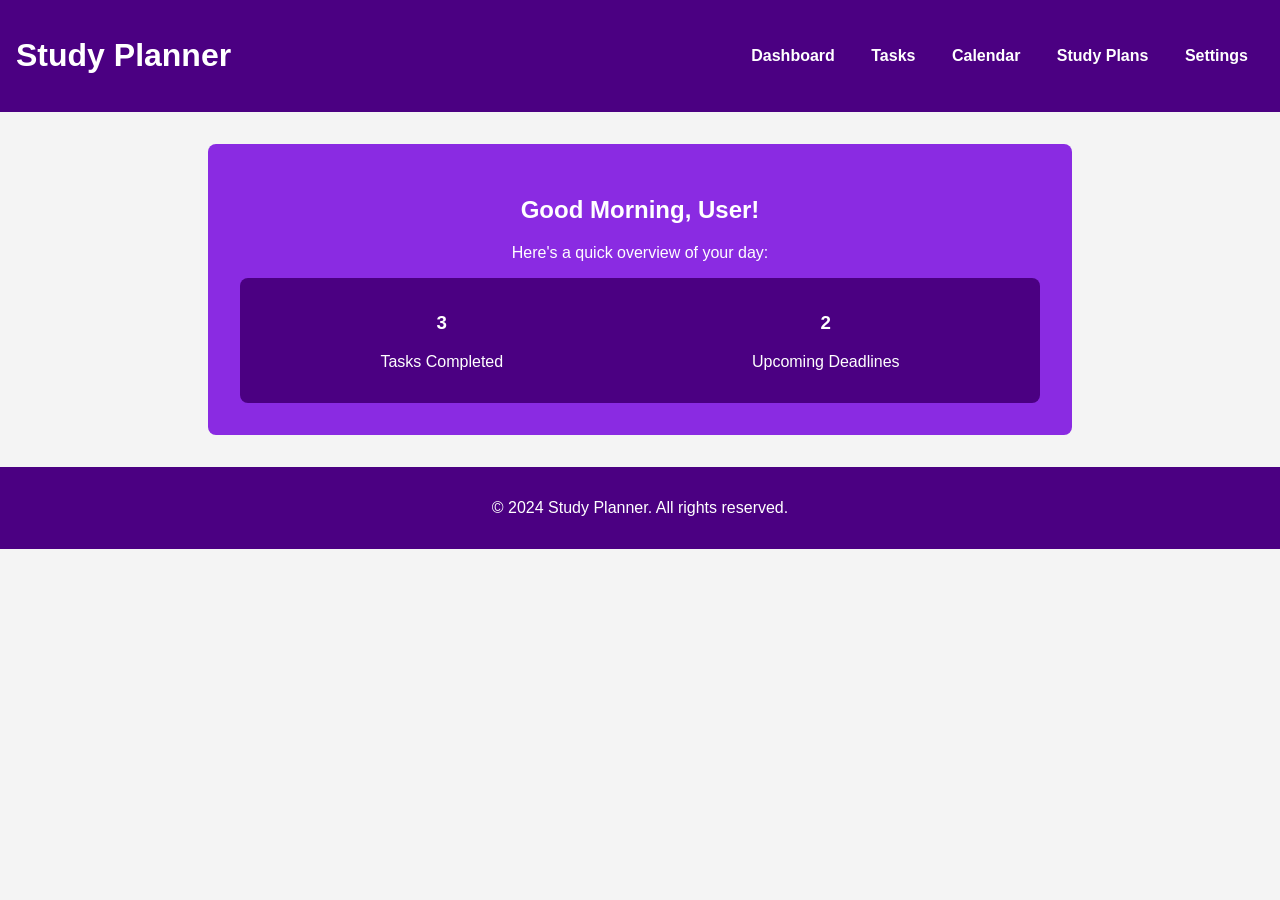
<file: FinalSP/index.html>
<!DOCTYPE html>
<html lang="en">
<head>
  <meta charset="UTF-8">
  <meta name="viewport" content="width=device-width, initial-scale=1.0">
  <title>Dashboard | Study Planner</title>
  <link rel="stylesheet" href="style/style.css">
  <link rel="stylesheet" href="style/dashboard.css">
</head>
<body>
    <header class="navbar">
        <h1>Study Planner</h1>
        <nav>
          <a href="index.html">Dashboard</a>
          <a href="tasks.html">Tasks</a>
          <a href="calendar.html">Calendar</a>
          <a href="study-plans.html">Study Plans</a> <!-- Add this link -->
          <a href="settings.html">Settings</a>
        </nav>
      </header>
      
  
  <main>
    <section class="welcome-section">
      <h2>Good Morning, User!</h2>
      <p>Here's a quick overview of your day:</p>
      <div class="stats">
        <div>
          <h3>3</h3>
          <p>Tasks Completed</p>
        </div>
        <div>
          <h3>2</h3>
          <p>Upcoming Deadlines</p>
        </div>
      </div>
    </section>
  </main>

  <footer>
    <p>&copy; 2024 Study Planner. All rights reserved.</p>
  </footer>
  <script src="scripts/script.js"></script>
</body>
</html>
</file>
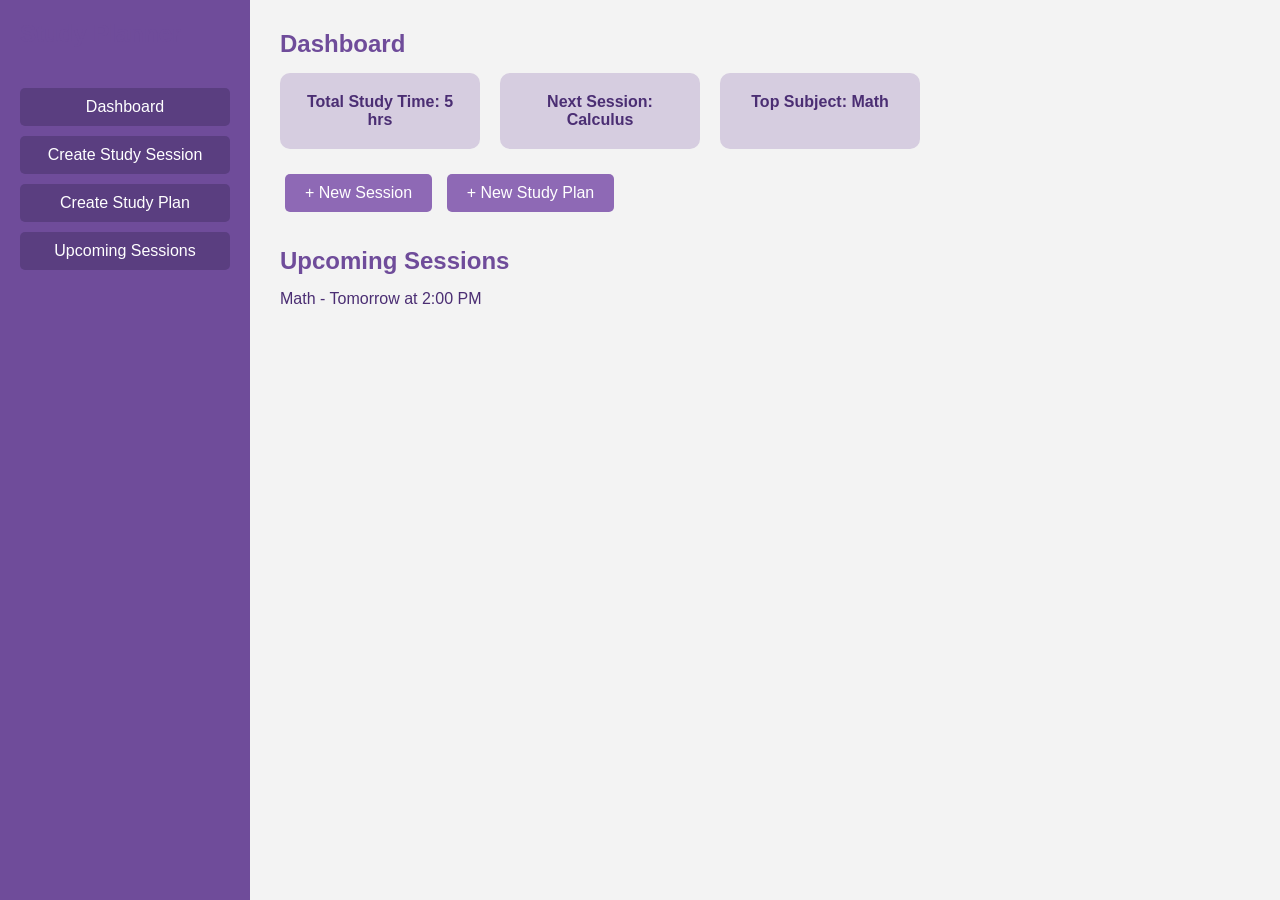
<file: FinalSP/Fall24_G1/index.html>
<!DOCTYPE html>
<html lang="en">
<head>
  <meta charset="UTF-8">
  <meta name="viewport" content="width=device-width, initial-scale=1.0">
  <title>Purple Study Planner</title>
  <link rel="stylesheet" href="style.css">
</head>
<body>

  <!-- Sidebar Navigation -->
  <nav id="sidebar">
    <h2>Study Planner</h2>
    <ul>
      <li onclick="showDashboard()">Dashboard</li>
      <li onclick="showNewSession()">Create Study Session</li>
      <li onclick="showStudyPlan()">Create Study Plan</li>
      <li onclick="showUpcomingSessions()">Upcoming Sessions</li>
    </ul>
  </nav>

  <!-- Main Content Area -->
  <main id="content">
    <!-- Dashboard Section (Landing Page) -->
    <section id="dashboard" class="screen active">
      <h1>Dashboard</h1>
      <div class="overview">
        <div class="card">Total Study Time: 5 hrs</div>
        <div class="card">Next Session: Calculus</div>
        <div class="card">Top Subject: Math</div>
      </div>
      <div class="actions">
        <button onclick="showNewSession()">+ New Session</button>
        <button onclick="showStudyPlan()">+ New Study Plan</button>
      </div>
      <div class="upcoming-sessions">
        <h2>Upcoming Sessions</h2>
        <p>Math - Tomorrow at 2:00 PM</p>
      </div>
    </section>

    <!-- Create Study Session Section -->
    <section id="newSession" class="screen">
      <h1>Create a Study Session</h1>
      <label>Subject: <input type="text" placeholder="e.g., Math"></label>
      <label>Date: <input type="date"></label>
      <label>Time: <input type="time"></label>
      <label>Duration: <input type="number" placeholder="Minutes"></label>
      <button onclick="saveSession()">Save Session</button>
    </section>

    <!-- Create Study Plan Section -->
    <section id="studyPlan" class="screen">
      <h1>Create a Study Plan</h1>
      <label>Plan Name: <input type="text" placeholder="e.g., Finals Preparation"></label>
      <label>Start Date: <input type="date"></label>
      <label>End Date: <input type="date"></label>
      <label>Daily Study Goal (hours): <input type="number" min="1" placeholder="e.g., 2 hours"></label>
      <button onclick="saveStudyPlan()">Save Study Plan</button>
    </section>

    <!-- Upcoming Sessions Section -->
    <section id="upcomingSessions" class="screen">
      <h1>Upcoming Sessions</h1>
      <p>Here, your scheduled study sessions will appear.</p>
    </section>
  </main>

  <script src="script.js"></script>
</body>
</html>
</file>
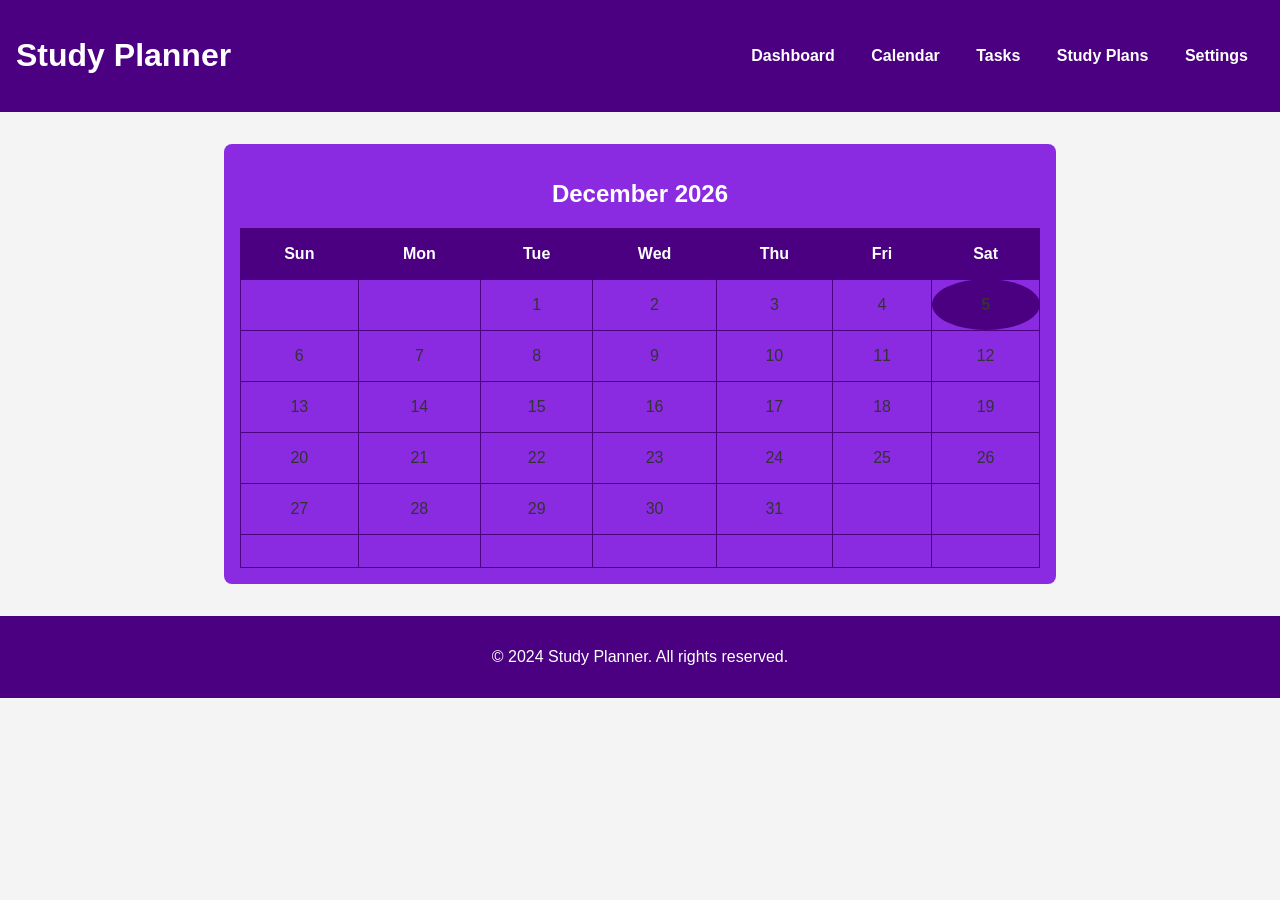
<file: FinalSP/calendar.html>
<!DOCTYPE html>
<html lang="en">
<head>
  <meta charset="UTF-8">
  <meta name="viewport" content="width=device-width, initial-scale=1.0">
  <title>Calendar | Study Planner</title>
  <link rel="stylesheet" href="style/style.css">
  <link rel="stylesheet" href="style/calendar.css">
</head>
<body>
  <header class="navbar">
    <h1>Study Planner</h1>
    <nav>
      <a href="index.html">Dashboard</a>
      <a href="calendar.html">Calendar</a>
      <a href="tasks.html">Tasks</a>
      <a href="study-plans.html">Study Plans</a>
      <a href="settings.html">Settings</a>
    </nav>
  </header>
  
  <main>
    <section class="calendar-section">
      <h2 class="calendar-title">Calendar</h2> <!-- Calendar title will be dynamically updated -->
      <div id="calendar"></div>
    </section>
  </main>
  

  <footer>
    <p>&copy; 2024 Study Planner. All rights reserved.</p>
  </footer>
  <script src="scripts/calendar.js"></script>
</body>
</html>
</file>
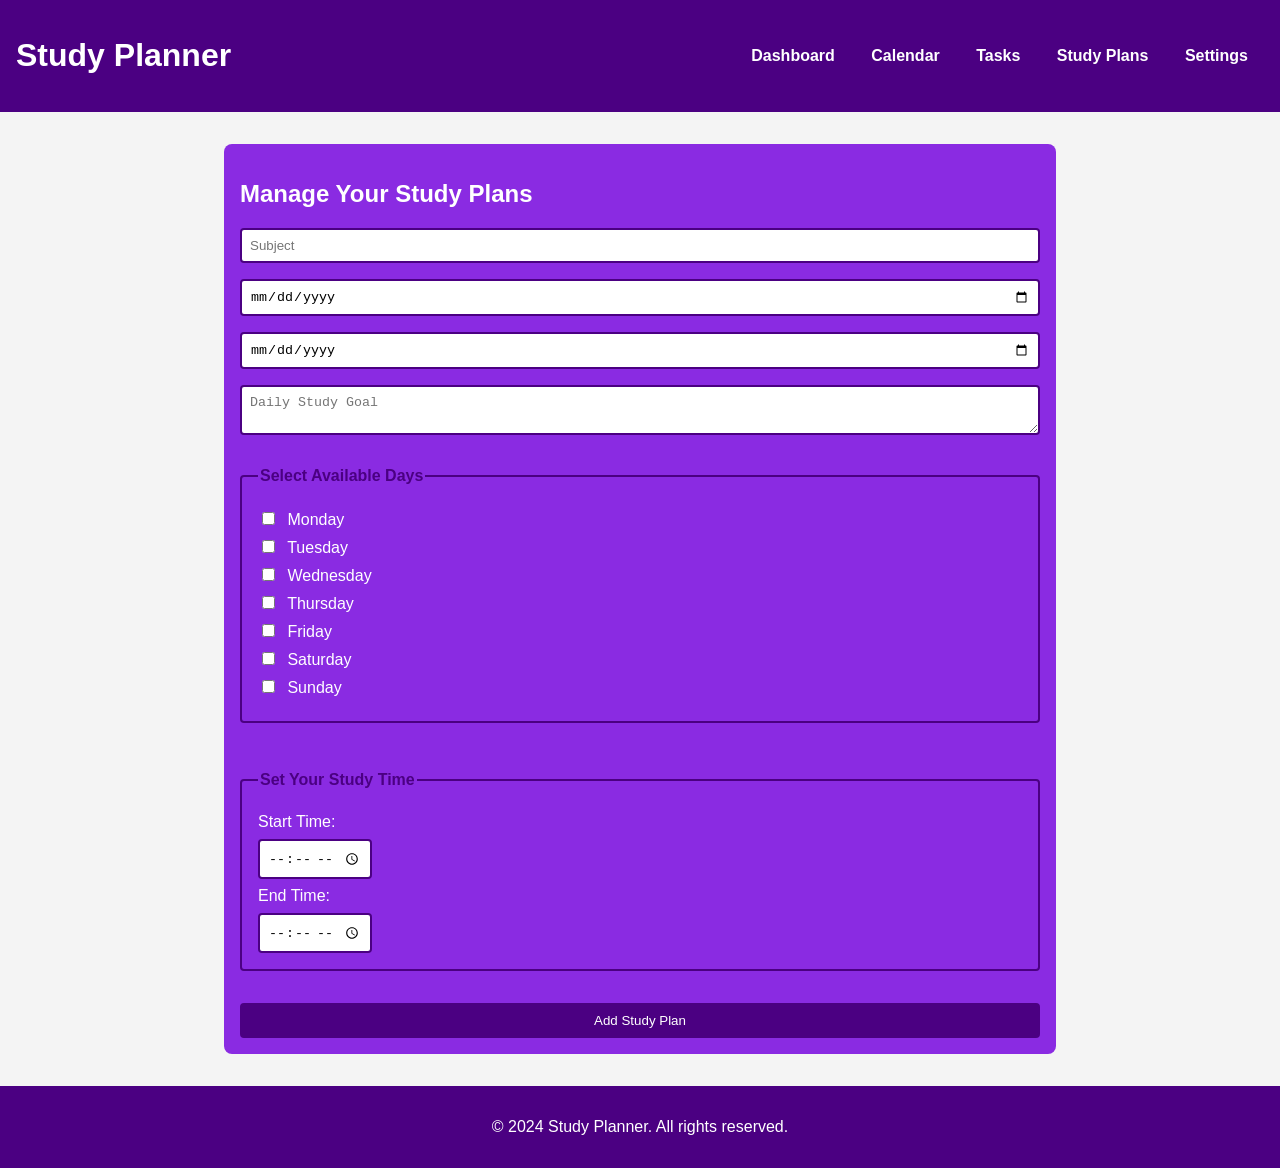
<file: FinalSP/study-plans.html>
<!DOCTYPE html>
<html lang="en">
<head>
  <meta charset="UTF-8">
  <meta name="viewport" content="width=device-width, initial-scale=1.0">
  <title>Study Plans | Study Planner</title>
  <link rel="stylesheet" href="style/style.css">
  <link rel="stylesheet" href="style/study-plans.css">
</head>
<body>
  <header class="navbar">
    <h1>Study Planner</h1>
    <nav>
      <a href="index.html">Dashboard</a>
      <a href="calendar.html">Calendar</a>
      <a href="tasks.html">Tasks</a>
      <a href="study-plans.html" class="active">Study Plans</a>
      <a href="settings.html">Settings</a>
    </nav>
  </header>

  <main>
    <section class="study-plans-section">
      <h2>Manage Your Study Plans</h2>

      <!-- Form to create a new study plan -->
      <form id="study-plan-form">
        <input type="text" id="subject" placeholder="Subject" required>
        <input type="date" id="start-date" required>
        <input type="date" id="end-date" required>
        <textarea id="daily-goal" placeholder="Daily Study Goal" required></textarea>

        <!-- Days of the week -->
        <fieldset>
          <legend>Select Available Days</legend>
          <label><input type="checkbox" name="days" value="Monday"> Monday</label>
          <label><input type="checkbox" name="days" value="Tuesday"> Tuesday</label>
          <label><input type="checkbox" name="days" value="Wednesday"> Wednesday</label>
          <label><input type="checkbox" name="days" value="Thursday"> Thursday</label>
          <label><input type="checkbox" name="days" value="Friday"> Friday</label>
          <label><input type="checkbox" name="days" value="Saturday"> Saturday</label>
          <label><input type="checkbox" name="days" value="Sunday"> Sunday</label>
        </fieldset>

        <!-- Time range -->
        <fieldset>
          <legend>Set Your Study Time</legend>
          <label for="start-time">Start Time:</label>
          <input type="time" id="start-time" required>
          <label for="end-time">End Time:</label>
          <input type="time" id="end-time" required>
        </fieldset>

        <button type="submit">Add Study Plan</button>
      </form>

      <!-- Preview Modal -->
      <div id="preview-modal" class="modal hidden">
        <div class="modal-content">
          <h2>Preview Study Plan</h2>
          <div id="preview-content"></div>
          <div class="modal-buttons">
            <button id="save-plan-btn">Save</button>
            <button id="edit-plan-btn">Edit</button>
          </div>
        </div>
      </div>
    </section>
  </main>

  <footer>
    <p>&copy; 2024 Study Planner. All rights reserved.</p>
  </footer>
  <script src="scripts/study-plans.js"></script>
</body>
</html>
</file>
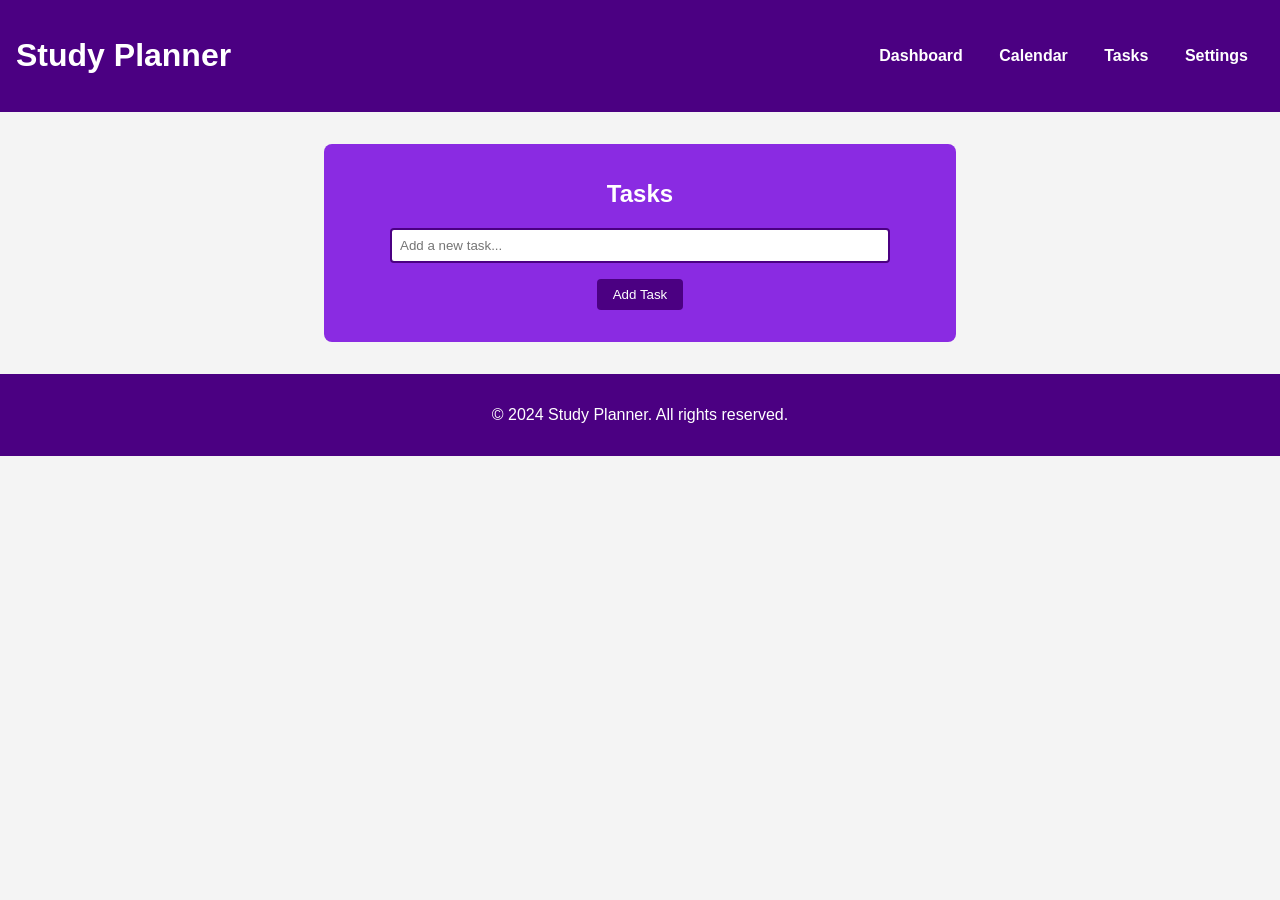
<file: FinalSP/tasks.html>
<!DOCTYPE html>
<html lang="en">
<head>
  <meta charset="UTF-8">
  <meta name="viewport" content="width=device-width, initial-scale=1.0">
  <title>Tasks | Study Planner</title>
  <link rel="stylesheet" href="style/style.css">
  <link rel="stylesheet" href="style/tasks.css">
</head>
<body>
  <header class="navbar">
    <h1>Study Planner</h1>
    <nav>
      <a href="index.html">Dashboard</a>
      <a href="calendar.html">Calendar</a>
      <a href="tasks.html">Tasks</a>
      <a href="settings.html">Settings</a>
    </nav>
  </header>
  
  <main>
    <section class="task-section">
      <h2>Tasks</h2>
      <input type="text" id="task-input" placeholder="Add a new task...">
      <button onclick="addTask()">Add Task</button>
      <ul id="task-list"></ul>
    </section>
  </main>

  <footer>
    <p>&copy; 2024 Study Planner. All rights reserved.</p>
  </footer>
  <script src="scripts/tasks.js"></script>
</body>
</html>
</file>
<file: FinalSP/style/style.css>
:root {
    --primary-color: #4b0082; /* Dark purple */
    --secondary-color: #8a2be2; /* Lighter purple */
    --background-color: #f4f4f4;
    --text-color: #fff;
    --heading-font: 'Arial Black', Arial, sans-serif;
  }
  
  body {
    font-family: Arial, sans-serif;
    margin: 0;
    background-color: var(--background-color);
    color: #333;
  }
  
  .navbar {
    display: flex;
    justify-content: space-between;
    align-items: center;
    padding: 1rem;
    background-color: var(--primary-color);
    color: var(--text-color);
  }
  
  .navbar a {
    color: var(--text-color);
    text-decoration: none;
    margin: 0 1rem;
    font-weight: bold;
  }
  
  .navbar a:hover {
    text-decoration: underline;
  }
  
  footer {
    text-align: center;
    padding: 1rem;
    background-color: var(--primary-color);
    color: var(--text-color);
  }
</file>
<file: FinalSP/style/dashboard.css>
.welcome-section {
    text-align: center;
    padding: 2rem;
    background-color: var(--secondary-color);
    color: var(--text-color);
    border-radius: 8px;
    margin: 2rem auto;
    max-width: 800px;
  }
  
  .stats {
    display: flex;
    justify-content: space-around;
    background-color: var(--primary-color);
    color: var(--text-color);
    border-radius: 8px;
    padding: 1rem;
    margin-top: 1rem;
  }
  
  .stats div {
    text-align: center;
  }
  .quick-access {
    text-align: center;
    margin-top: 2rem;
  }
  
  .quick-access-button {
    display: inline-block;
    padding: 1rem 2rem;
    background-color: var(--primary-color);
    color: var(--text-color);
    text-decoration: none;
    font-size: 1rem;
    border-radius: 8px;
    margin-top: 1rem;
  }
  
  .quick-access-button:hover {
    background-color: var(--secondary-color);
  }
</file>
<file: FinalSP/Fall24_G1/style.css>
/* Basic Reset and Body Styling */
* {
    margin: 0;
    padding: 0;
    box-sizing: border-box;
}

body {
    font-family: Arial, sans-serif;
    color: #4b2e73;
    display: flex;
    height: 100vh;
    overflow: hidden;
}

/* Sidebar Navigation */
#sidebar {
    background-color: #6f4c9a;
    color: white;
    width: 250px;
    padding: 20px;
    display: flex;
    flex-direction: column;
}

#sidebar h2 {
    margin-bottom: 30px;
    font-size: 1.5em;
}

#sidebar ul {
    list-style: none;
}

#sidebar ul li {
    margin: 10px 0;
    cursor: pointer;
    padding: 10px;
    border-radius: 5px;
    text-align: center;
    background-color: #5a3e80;
    transition: background 0.3s ease;
}

#sidebar ul li:hover {
    background-color: #4e3571;
}

/* Main Content Area */
main {
    flex-grow: 1;
    padding: 30px;
    overflow-y: auto;
    background-color: #f3f3f3;
}

/* Dashboard and Card Styling */
.screen {
    display: none;
}

.screen.active {
    display: block;
}

h1, h2 {
    color: #6f4c9a;
    margin-bottom: 15px;
}

.overview {
    display: flex;
    gap: 20px;
}

.card {
    background-color: #d6cde0;
    color: #4b2e73;
    padding: 20px;
    border-radius: 10px;
    width: 200px;
    text-align: center;
    font-weight: bold;
}

.actions {
    margin-top: 20px;
}

button {
    background-color: #8e69b5;
    color: white;
    border: none;
    padding: 10px 20px;
    border-radius: 5px;
    cursor: pointer;
    font-size: 1em;
    margin: 5px;
    transition: background 0.3s ease;
}

button:hover {
    background-color: #7a5a9c;
}

/* Input Styling */
label {
    display: block;
    margin: 10px 0;
    font-weight: bold;
}

input[type="text"],
input[type="date"],
input[type="time"],
input[type="number"] {
    width: 100%;
    padding: 10px;
    margin-top: 5px;
    border: 1px solid #ccc;
    border-radius: 5px;
}

textarea {
    width: 100%;
    padding: 10px;
    margin-top: 5px;
    border-radius: 5px;
}

/* Upcoming Sessions Section */
.upcoming-sessions {
    margin-top: 30px;
}
</file>
<file: FinalSP/style/calendar.css>
.calendar-section {
    max-width: 800px;
    margin: 2rem auto;
    padding: 1rem;
    background-color: var(--secondary-color);
    color: var(--text-color);
    border-radius: 8px;
    text-align: center;
  }
  
  .calendar-section table {
    width: 100%;
    border-collapse: collapse;
  }
  
  .calendar-section th, .calendar-section td {
    border: 1px solid var(--primary-color);
    padding: 1rem;
    text-align: center;
    color: #333;
  }
  
  .calendar-section th {
    background-color: var(--primary-color);
    color: var(--text-color);
  }
  
  .calendar-section td:hover {
    background-color: var(--primary-color);
    color: var(--text-color);
    cursor: pointer;
  }
  /* Highlight today's date */
.today {
  background-color: var(--primary-color);
  color: #fff;
  font-weight: bold;
  border-radius: 50%;
}
</file>
<file: FinalSP/style/study-plans.css>
.study-plans-section {
  max-width: 800px;
  margin: 2rem auto;
  padding: 1rem;
  background-color: var(--secondary-color);
  color: var(--text-color);
  border-radius: 8px;
}

form {
  display: flex;
  flex-direction: column;
  gap: 1rem;
}

form input, form textarea, form button, form select {
  padding: 0.5rem;
  border: 2px solid var(--primary-color);
  border-radius: 4px;
}

form button {
  background-color: var(--primary-color);
  color: var(--text-color);
  cursor: pointer;
}

form button:hover {
  background-color: var(--secondary-color);
}

#study-plans-list {
  margin-top: 2rem;
}

#study-plans-list li {
  background-color: var(--background-color);
  margin: 1rem 0;
  padding: 1rem;
  border: 1px solid var(--primary-color);
  border-radius: 4px;
  display: flex;
  justify-content: space-between;
}

#study-plans-list button {
  margin-top: 0.5rem;
  padding: 0.3rem 0.5rem;
  background-color: var(--primary-color);
  color: var(--text-color);
  border: none;
  border-radius: 4px;
  cursor: pointer;
}

#study-plans-list button:hover {
  background-color: var(--secondary-color);
}

fieldset {
  margin: 1rem 0;
  padding: 1rem;
  border: 2px solid var(--primary-color);
  border-radius: 4px;
}

fieldset legend {
  font-weight: bold;
  color: var(--primary-color);
}

fieldset label {
  display: block;
  margin: 0.5rem 0;
}

fieldset input[type="checkbox"] {
  margin-right: 0.5rem;
}

/* Modal */
.modal {
  position: fixed;
  top: 0;
  left: 0;
  width: 100%;
  height: 100%;
  background: rgba(0, 0, 0, 0.7);
  display: flex;
  justify-content: center;
  align-items: center;
  z-index: 1000;
}

.modal.hidden {
  display: none;
}

.modal-content {
  background: #fff;
  padding: 2rem;
  border-radius: 8px;
  text-align: left;
  width: 90%;
  max-width: 600px;
}

.modal-content h2 {
  margin-bottom: 1rem;
  color: var(--primary-color);
}

#preview-content {
  background: var(--secondary-color);
  padding: 1rem;
  border-radius: 8px;
  font-size: 1rem;
  color: var(--text-color);
  margin-bottom: 1rem;
}

.modal-buttons {
  margin-top: 1rem;
  display: flex;
  justify-content: space-around;
}

.modal-buttons button {
  padding: 0.5rem 1rem;
  font-size: 1rem;
  border: none;
  border-radius: 5px;
  cursor: pointer;
}

#save-plan-btn {
  background-color: var(--primary-color);
  color: #fff;
}

#edit-plan-btn {
  background-color: var(--secondary-color);
  color: #fff;
}

#preview-plan-btn {
  background-color: var(--highlight-color);
  color: #fff;
  font-weight: bold;
}

/* Preview Plan Modal Styling */
#preview-modal-content {
  font-family: 'Arial', sans-serif;
  font-size: 0.9rem;
  line-height: 1.5;
}

#preview-modal-content ul {
  list-style: none;
  padding: 0;
}

#preview-modal-content ul li {
  margin: 0.5rem 0;
}
</file>
<file: FinalSP/style/tasks.css>
.task-section {
    max-width: 600px;
    margin: 2rem auto;
    padding: 1rem;
    background-color: var(--secondary-color);
    color: var(--text-color);
    border-radius: 8px;
  }
  
  .task-section h2 {
    text-align: center;
  }
  
  #task-input {
    width: 80%;
    padding: 0.5rem;
    margin: 1rem auto;
    display: block;
    border: 2px solid var(--primary-color);
    border-radius: 4px;
  }
  
  button {
    padding: 0.5rem 1rem;
    background-color: var(--primary-color);
    color: var(--text-color);
    border: none;
    border-radius: 4px;
    cursor: pointer;
    display: block;
    margin: 0 auto;
  }
  
  button:hover {
    background-color: var(--secondary-color);
  }
  
  #task-list {
    margin-top: 1rem;
  }
  
  #task-list li {
    background-color: var(--background-color);
    margin: 0.5rem 0;
    padding: 0.5rem;
    border: 1px solid var(--primary-color);
    border-radius: 4px;
    cursor: pointer;
  }
  
  #task-list li:hover {
    background-color: var(--primary-color);
    color: var(--text-color);
  }
</file>
